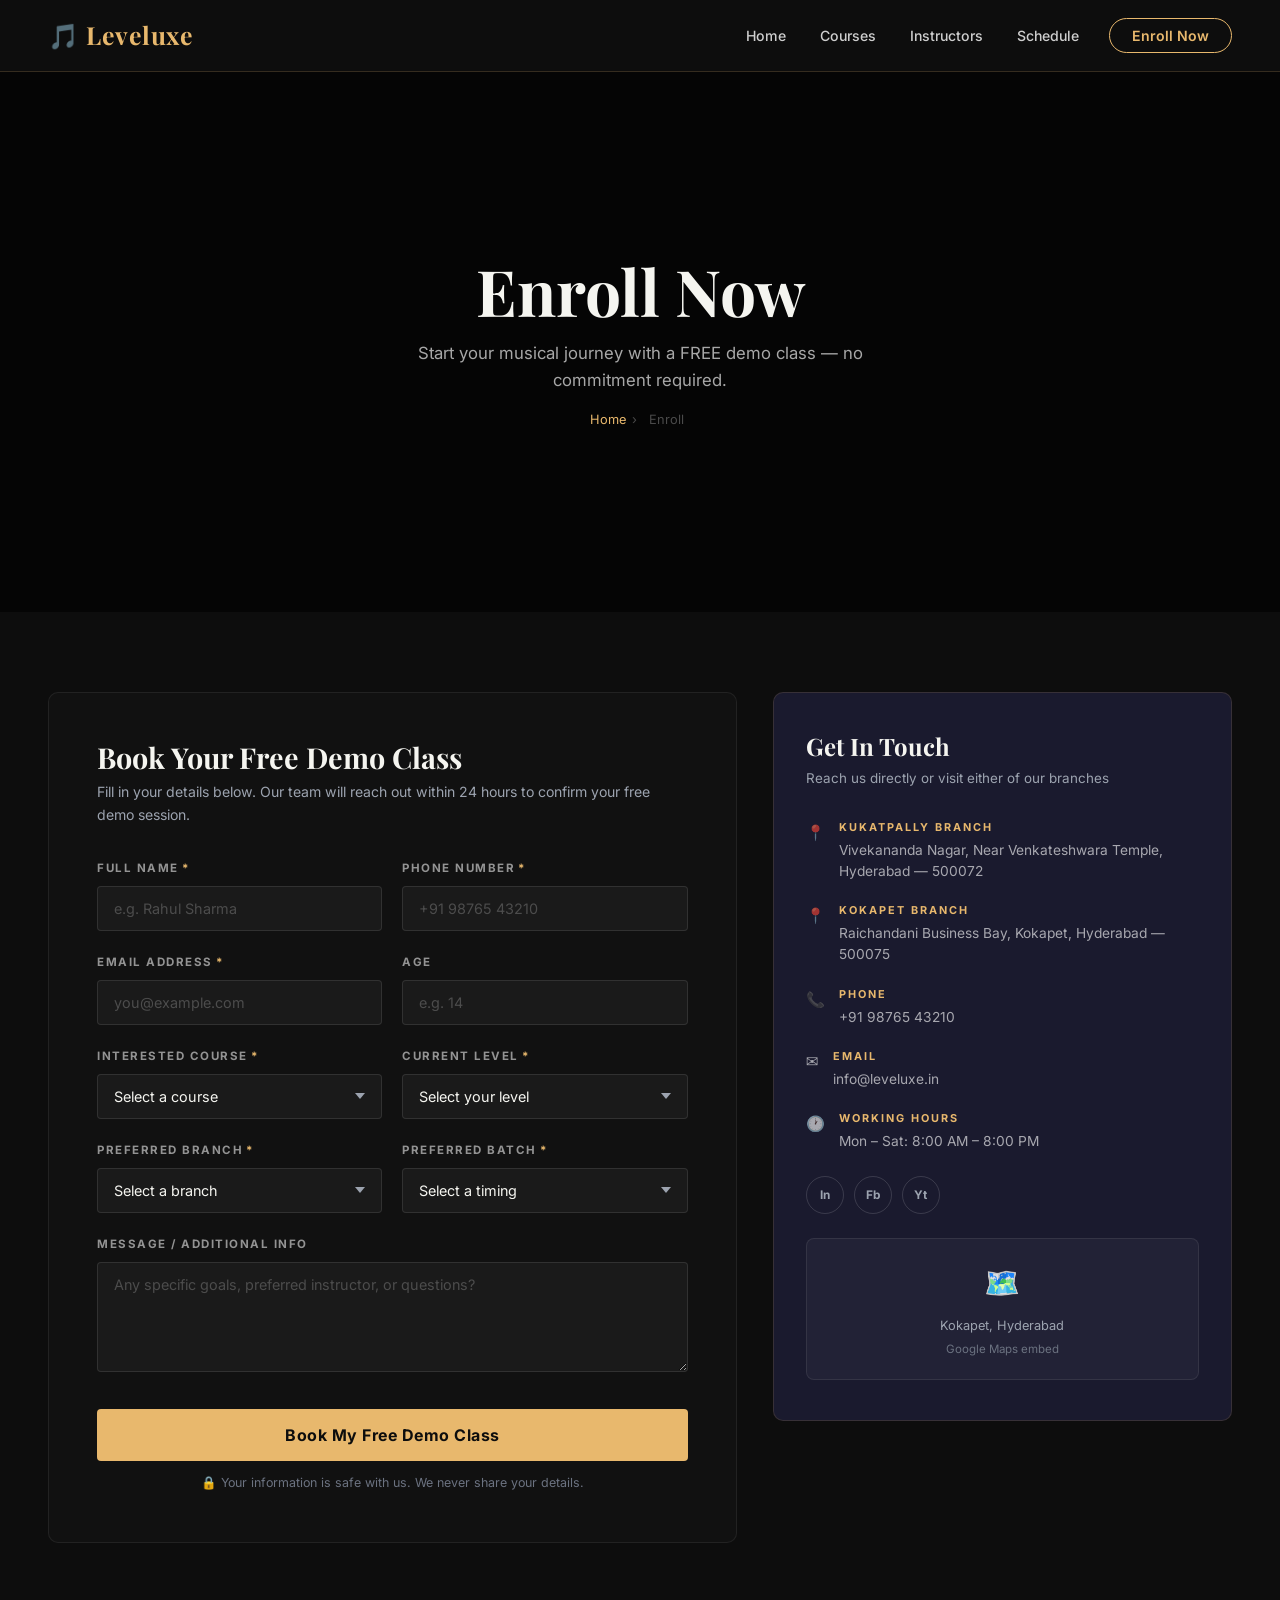
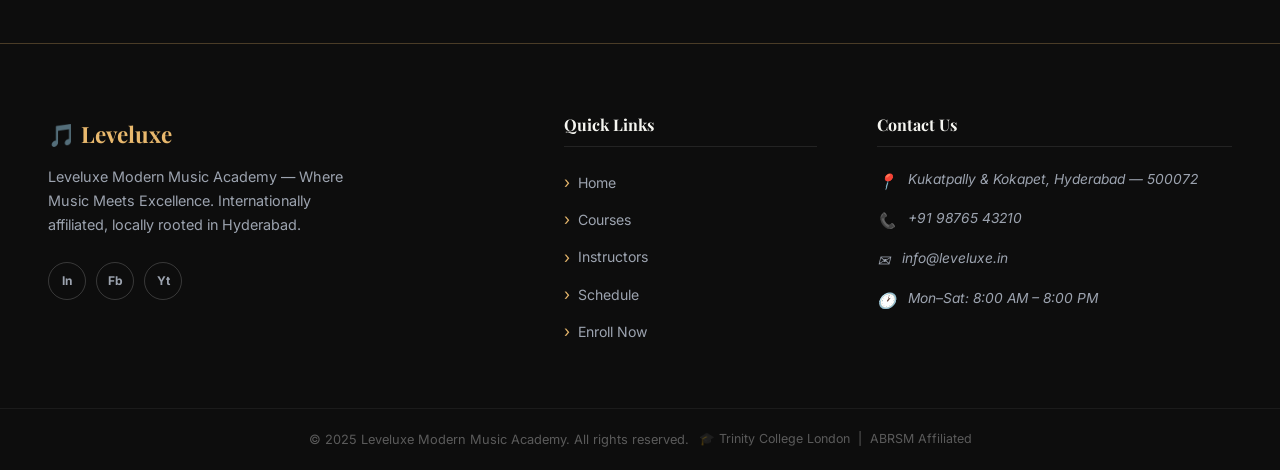
<file: enroll.html>
<!DOCTYPE html>
<html lang="en">
<head>
  <meta charset="UTF-8"/>
  <meta name="viewport" content="width=device-width,initial-scale=1.0"/>
  <meta name="description" content="Enroll at Leveluxe Modern Music Academy in Hyderabad. Get a FREE demo class — no commitment required. Piano, Guitar, Drums, Keyboard & Vocals."/>
  <meta name="keywords" content="enroll music academy Hyderabad, music class admission, free demo class Hyderabad, Leveluxe music enroll"/>
  <title>Enroll Now | Leveluxe Modern Music Academy</title>
  <link rel="stylesheet" href="css/style.css"/>
  <link rel="preconnect" href="https://fonts.googleapis.com"/>
  <link rel="preconnect" href="https://fonts.gstatic.com" crossorigin/>
</head>
<body>

<header>
  <nav class="navbar" aria-label="Main navigation">
    <div class="nav-inner">
      <a href="index.html" class="nav-logo">🎵 Leveluxe</a>
      <ul class="nav-links" role="list">
        <li><a href="index.html">Home</a></li>
        <li><a href="courses.html">Courses</a></li>
        <li><a href="instructors.html">Instructors</a></li>
        <li><a href="schedule.html">Schedule</a></li>
        <li><a href="enroll.html" class="nav-enroll active">Enroll Now</a></li>
      </ul>
      <button class="hamburger" aria-label="Toggle menu" aria-expanded="false"><span></span><span></span><span></span></button>
    </div>
  </nav>
  <nav class="nav-drawer" aria-label="Mobile navigation">
    <a href="index.html">Home</a>
    <a href="courses.html">Courses</a>
    <a href="instructors.html">Instructors</a>
    <a href="schedule.html">Schedule</a>
    <a href="enroll.html" class="nav-enroll active">Enroll Now</a>
  </nav>
</header>

<main>

<section class="page-hero" aria-label="Enroll hero">
  <div class="page-hero-bg" style="background-image:url('https://images.unsplash.com/photo-1474180049657-43c686f16903?w=800&q=80');" role="img" aria-label="Music notes on a vibrant background"></div>
  <div class="page-hero-overlay"></div>
  <div class="page-hero-content">
    <h1>Enroll Now</h1>
    <p>Start your musical journey with a FREE demo class — no commitment required.</p>
    <nav class="breadcrumb" aria-label="Breadcrumb"><a href="index.html">Home</a><span>›</span><span aria-current="page">Enroll</span></nav>
  </div>
</section>

<section class="enroll-section" aria-labelledby="enroll-h">
  <div class="container">
    <div class="enroll-grid">

      <!-- FORM -->
      <div>
        <div class="form-card reveal">
          <h2 id="enroll-h">Book Your Free Demo Class</h2>
          <p class="form-sub">Fill in your details below. Our team will reach out within 24 hours to confirm your free demo session.</p>

          <form id="enroll-form" action="https://formspree.io/f/YOUR_FORM_ID" method="POST" novalidate aria-label="Enrollment form">

            <div class="form-row">
              <div class="form-group">
                <label for="fname">Full Name<span class="req" aria-hidden="true">*</span></label>
                <input type="text" id="fname" name="full_name" class="form-control" placeholder="e.g. Rahul Sharma" required autocomplete="name" aria-required="true"/>
              </div>
              <div class="form-group">
                <label for="fphone">Phone Number<span class="req" aria-hidden="true">*</span></label>
                <input type="tel" id="fphone" name="phone" class="form-control" placeholder="+91 98765 43210" required autocomplete="tel" aria-required="true"/>
              </div>
            </div>

            <div class="form-row">
              <div class="form-group">
                <label for="femail">Email Address<span class="req" aria-hidden="true">*</span></label>
                <input type="email" id="femail" name="email" class="form-control" placeholder="you@example.com" required autocomplete="email" aria-required="true"/>
              </div>
              <div class="form-group">
                <label for="fage">Age</label>
                <input type="number" id="fage" name="age" class="form-control" placeholder="e.g. 14" min="4" max="80"/>
              </div>
            </div>

            <div class="form-row">
              <div class="form-group">
                <label for="fcourse">Interested Course<span class="req" aria-hidden="true">*</span></label>
                <select id="fcourse" name="course" class="form-control" required aria-required="true">
                  <option value="" disabled selected>Select a course</option>
                  <option>Piano</option>
                  <option>Guitar</option>
                  <option>Drums</option>
                  <option>Keyboard</option>
                  <option>Vocals (Western)</option>
                </select>
              </div>
              <div class="form-group">
                <label for="flevel">Current Level<span class="req" aria-hidden="true">*</span></label>
                <select id="flevel" name="level" class="form-control" required aria-required="true">
                  <option value="" disabled selected>Select your level</option>
                  <option>Complete Beginner</option>
                  <option>Some Experience</option>
                  <option>Intermediate</option>
                  <option>Advanced</option>
                </select>
              </div>
            </div>

            <div class="form-row">
              <div class="form-group">
                <label for="fbranch">Preferred Branch<span class="req" aria-hidden="true">*</span></label>
                <select id="fbranch" name="branch" class="form-control" required aria-required="true">
                  <option value="" disabled selected>Select a branch</option>
                  <option>Kukatpally</option>
                  <option>Kokapet</option>
                </select>
              </div>
              <div class="form-group">
                <label for="ftiming">Preferred Batch<span class="req" aria-hidden="true">*</span></label>
                <select id="ftiming" name="timing" class="form-control" required aria-required="true">
                  <option value="" disabled selected>Select a timing</option>
                  <option>Morning 9AM – 12PM</option>
                  <option>Evening 4PM – 7PM</option>
                  <option>Weekend</option>
                </select>
              </div>
            </div>

            <div class="form-group">
              <label for="fmsg">Message / Additional Info</label>
              <textarea id="fmsg" name="message" class="form-control" rows="4" placeholder="Any specific goals, preferred instructor, or questions?"></textarea>
            </div>

            <!-- Honeypot -->
            <input type="text" name="_gotcha" style="display:none;" tabindex="-1" autocomplete="off"/>

            <button type="submit" class="form-submit">Book My Free Demo Class</button>
            <p style="font-size:.78rem;color:var(--muted-2);margin-top:12px;text-align:center;">🔒 Your information is safe with us. We never share your details.</p>
          </form>

          <div id="form-success" class="form-success" role="alert" aria-live="polite">
            <h3>🎉 Request Received!</h3>
            <p>Thank you! We'll call you within 24 hours to confirm your free demo class. 🎵</p>
          </div>
        </div>
      </div>

      <!-- CONTACT CARD -->
      <aside aria-label="Contact information">
        <div class="contact-card reveal">
          <h3>Get In Touch</h3>
          <p class="cc-sub">Reach us directly or visit either of our branches</p>

          <div class="cc-item">
            <span class="ci" aria-hidden="true">📍</span>
            <div>
              <strong>Kukatpally Branch</strong>
              Vivekananda Nagar, Near Venkateshwara Temple, Hyderabad — 500072
            </div>
          </div>

          <div class="cc-item">
            <span class="ci" aria-hidden="true">📍</span>
            <div>
              <strong>Kokapet Branch</strong>
              Raichandani Business Bay, Kokapet, Hyderabad — 500075
            </div>
          </div>

          <div class="cc-item">
            <span class="ci" aria-hidden="true">📞</span>
            <div>
              <strong>Phone</strong>
              <a href="tel:+919876543210">+91 98765 43210</a>
            </div>
          </div>

          <div class="cc-item">
            <span class="ci" aria-hidden="true">✉️</span>
            <div>
              <strong>Email</strong>
              <a href="mailto:info@leveluxe.in">info@leveluxe.in</a>
            </div>
          </div>

          <div class="cc-item">
            <span class="ci" aria-hidden="true">🕐</span>
            <div>
              <strong>Working Hours</strong>
              Mon – Sat: 8:00 AM – 8:00 PM
            </div>
          </div>

          <div class="cc-social" aria-label="Social media">
            <a href="#" aria-label="Instagram">In</a>
            <a href="#" aria-label="Facebook">Fb</a>
            <a href="#" aria-label="YouTube">Yt</a>
          </div>

          <div style="margin-top:24px;background:rgba(255,255,255,.04);border:1px solid rgba(255,255,255,.08);border-radius:8px;padding:20px;text-align:center;">
            <div style="font-size:1.8rem;margin-bottom:8px;">🗺️</div>
            <p style="font-size:.80rem;color:var(--muted);">Kokapet, Hyderabad</p>
            <p style="font-size:.72rem;color:var(--muted-2);margin-top:4px;">Google Maps embed</p>
          </div>
        </div>
      </aside>

    </div>
  </div>
</section>

</main>

<footer class="footer" role="contentinfo">
  <div class="container">
    <div class="footer-grid">
      <div>
        <div class="footer-logo">🎵 Leveluxe</div>
        <p class="footer-tagline">Leveluxe Modern Music Academy — Where Music Meets Excellence. Internationally affiliated, locally rooted in Hyderabad.</p>
        <div class="footer-social">
          <a href="#" class="social-btn" aria-label="Instagram">In</a>
          <a href="#" class="social-btn" aria-label="Facebook">Fb</a>
          <a href="#" class="social-btn" aria-label="YouTube">Yt</a>
        </div>
      </div>
      <nav aria-label="Footer navigation">
        <h4>Quick Links</h4>
        <ul class="footer-links">
          <li><a href="index.html">Home</a></li>
          <li><a href="courses.html">Courses</a></li>
          <li><a href="instructors.html">Instructors</a></li>
          <li><a href="schedule.html">Schedule</a></li>
          <li><a href="enroll.html">Enroll Now</a></li>
        </ul>
      </nav>
      <div>
        <h4>Contact Us</h4>
        <address>
          <div class="footer-ci"><span class="fi">📍</span><span>Kukatpally &amp; Kokapet, Hyderabad — 500072</span></div>
          <div class="footer-ci"><span class="fi">📞</span><a href="tel:+919876543210">+91 98765 43210</a></div>
          <div class="footer-ci"><span class="fi">✉️</span><a href="mailto:info@leveluxe.in">info@leveluxe.in</a></div>
          <div class="footer-ci"><span class="fi">🕐</span><span>Mon–Sat: 8:00 AM – 8:00 PM</span></div>
        </address>
      </div>
    </div>
  </div>
  <div class="footer-bottom">
    <div class="container" style="display:flex;justify-content:space-between;flex-wrap:wrap;gap:10px;">
      <span>© 2025 Leveluxe Modern Music Academy. All rights reserved.</span>
      <span style="font-size:.78rem;">🎓 Trinity College London &nbsp;|&nbsp; ABRSM Affiliated</span>
    </div>
  </div>
</footer>
<script src="js/main.js"></script>
</body>
</html>
</file>
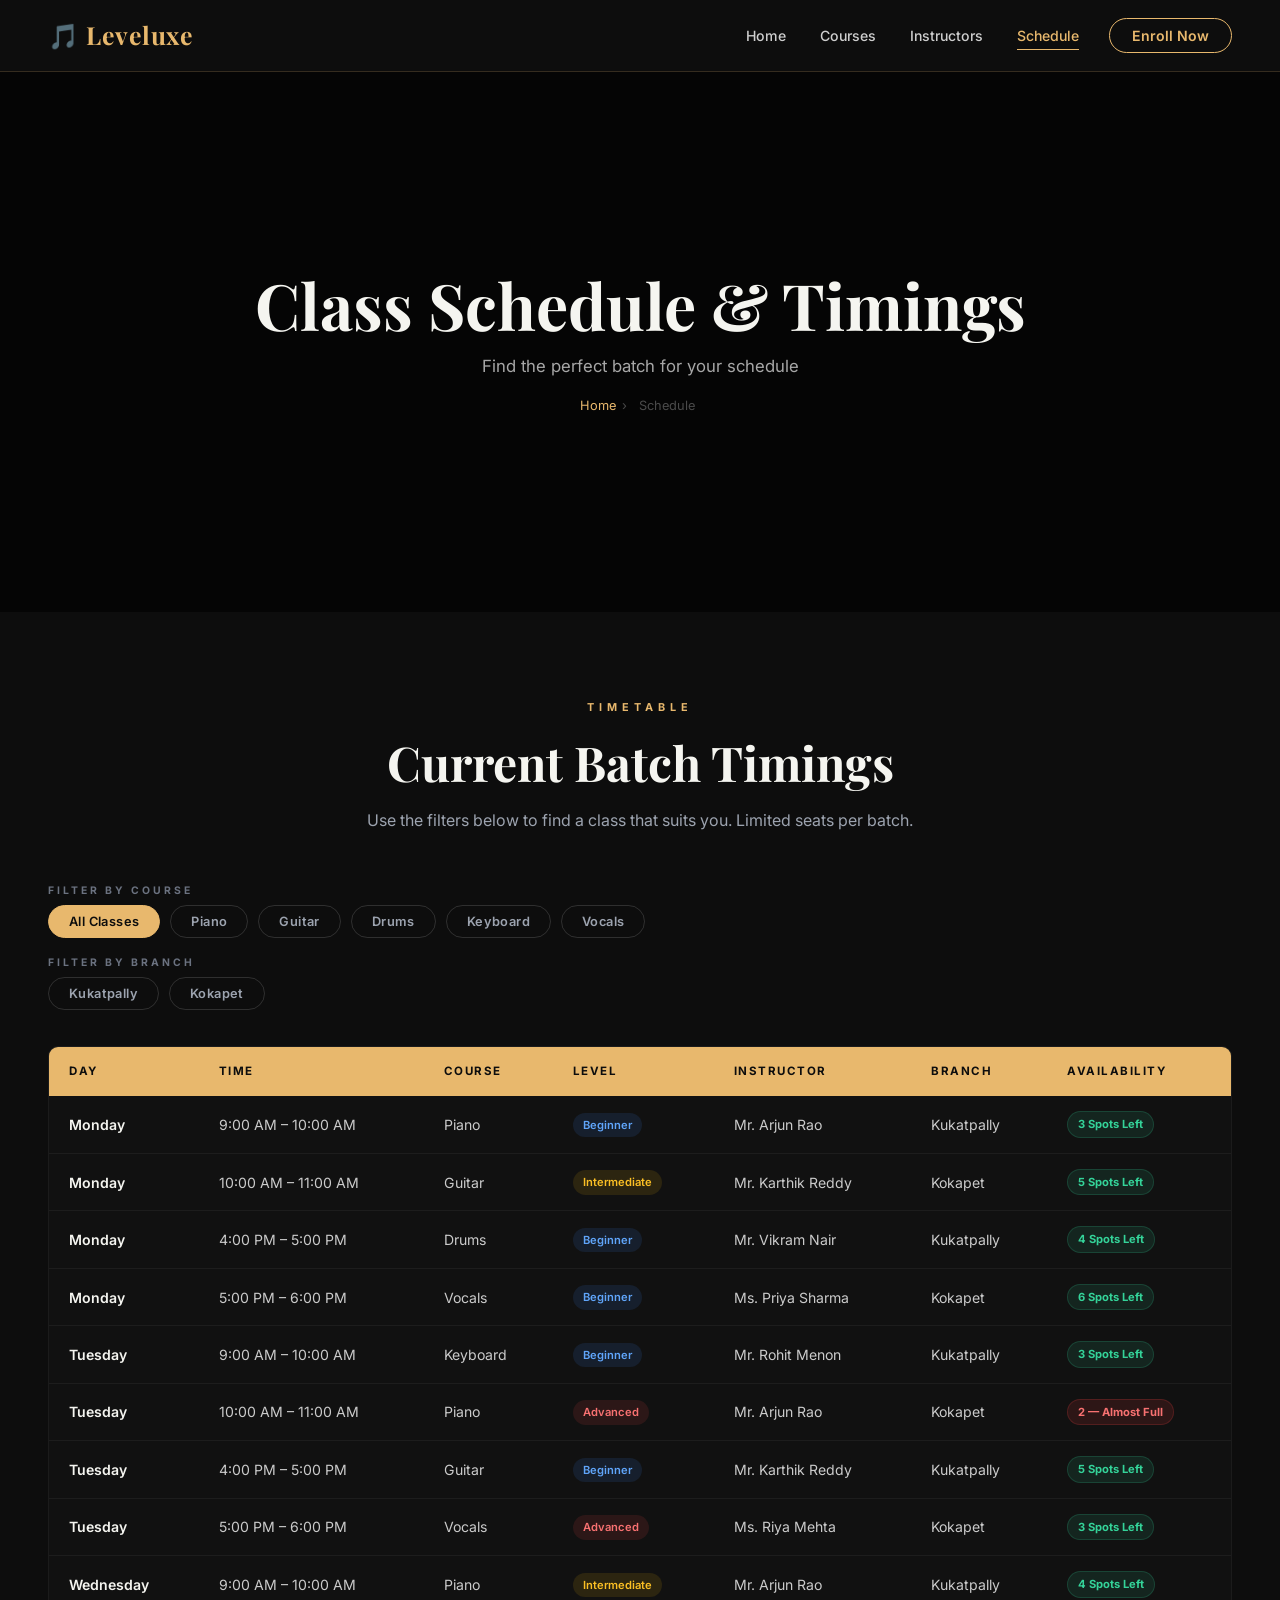
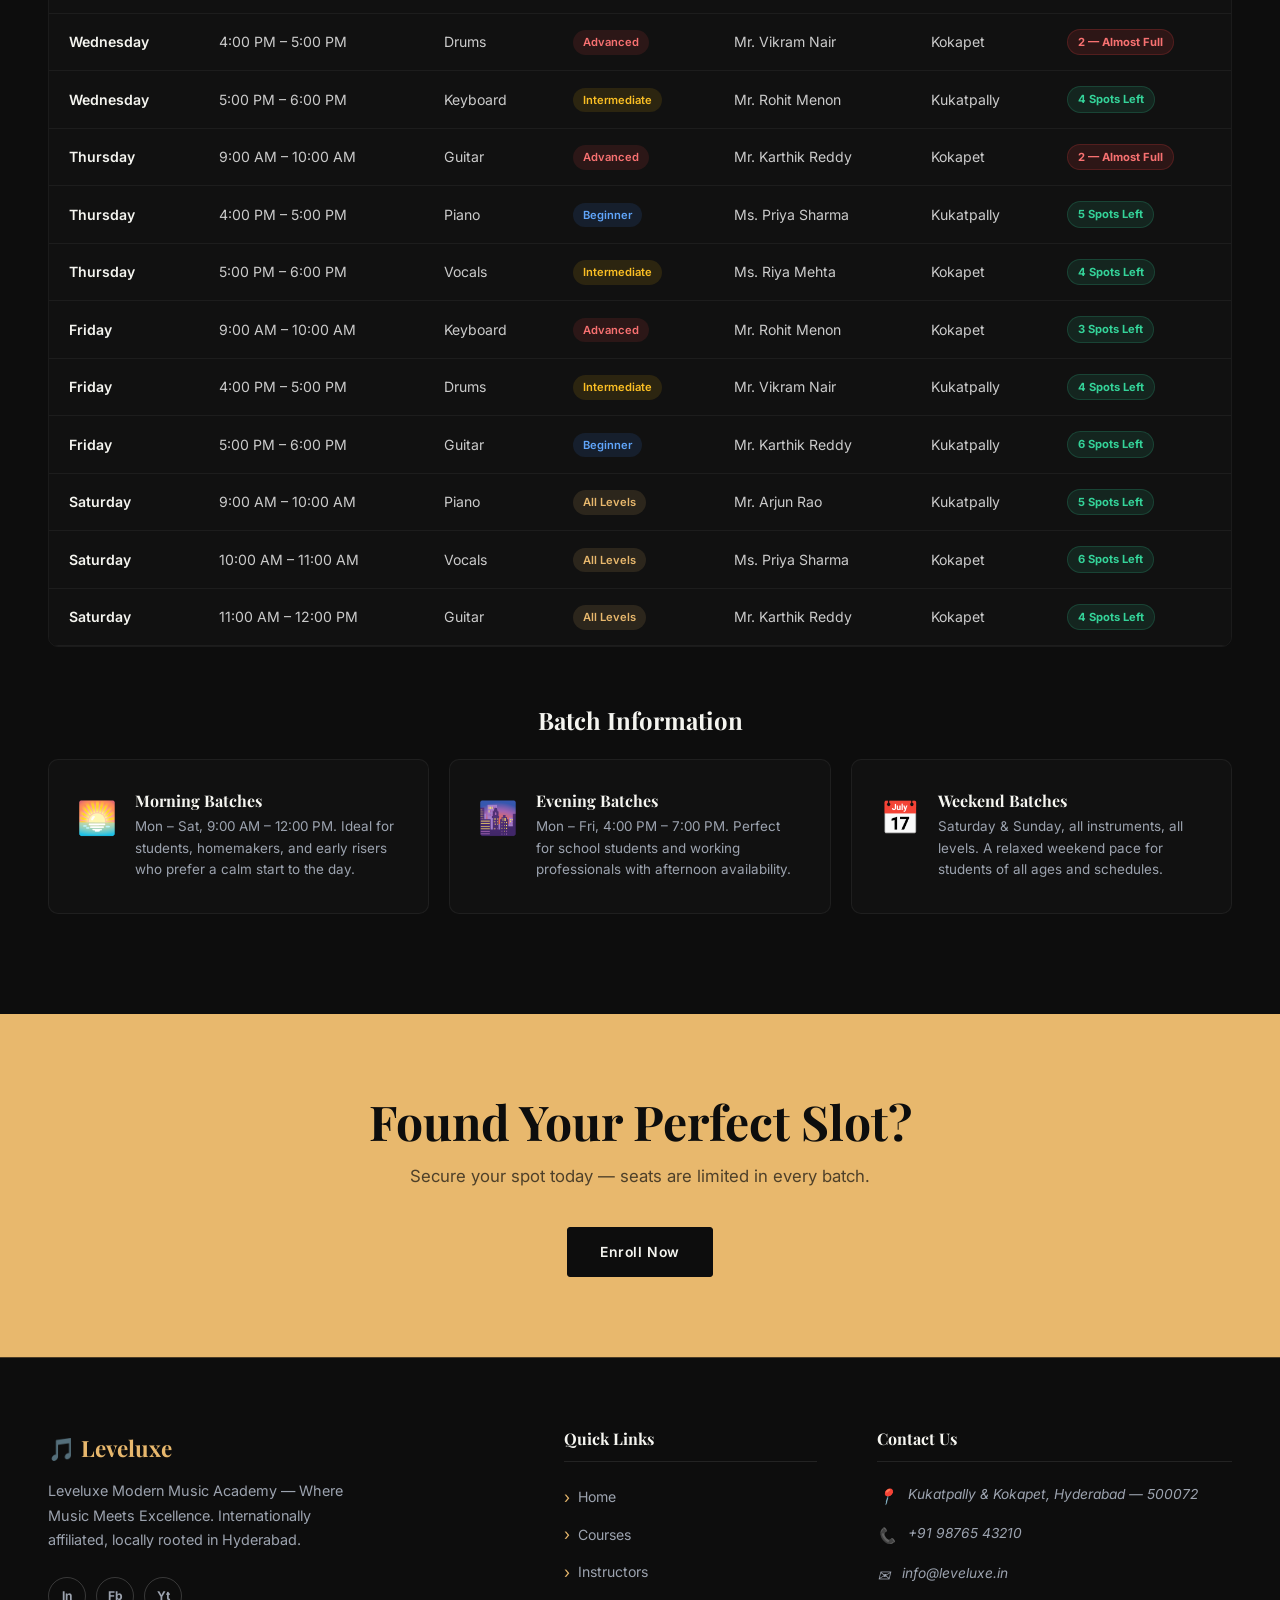
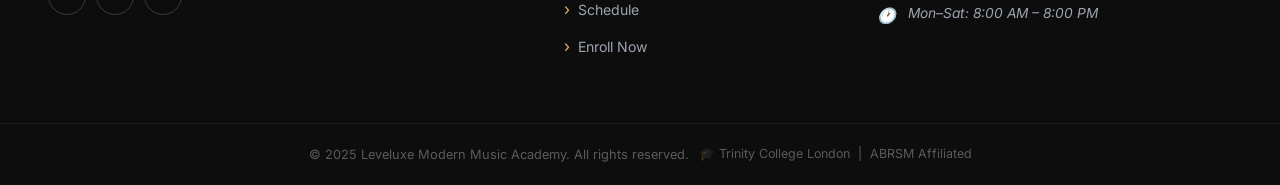
<file: schedule.html>
<!DOCTYPE html>
<html lang="en">
<head>
  <meta charset="UTF-8"/>
  <meta name="viewport" content="width=device-width,initial-scale=1.0"/>
  <meta name="description" content="Class schedule and timings at Leveluxe Modern Music Academy. Morning & evening batches in Kukatpally and Kokapet, Hyderabad."/>
  <meta name="keywords" content="music class schedule Hyderabad, piano batch timing, guitar class Kukatpally, weekend music class Hyderabad"/>
  <title>Schedule | Leveluxe Modern Music Academy</title>
  <link rel="stylesheet" href="css/style.css"/>
  <link rel="preconnect" href="https://fonts.googleapis.com"/>
  <link rel="preconnect" href="https://fonts.gstatic.com" crossorigin/>
</head>
<body>

<header>
  <nav class="navbar" aria-label="Main navigation">
    <div class="nav-inner">
      <a href="index.html" class="nav-logo">🎵 Leveluxe</a>
      <ul class="nav-links" role="list">
        <li><a href="index.html">Home</a></li>
        <li><a href="courses.html">Courses</a></li>
        <li><a href="instructors.html">Instructors</a></li>
        <li><a href="schedule.html" class="active">Schedule</a></li>
        <li><a href="enroll.html" class="nav-enroll">Enroll Now</a></li>
      </ul>
      <button class="hamburger" aria-label="Toggle menu" aria-expanded="false"><span></span><span></span><span></span></button>
    </div>
  </nav>
  <nav class="nav-drawer" aria-label="Mobile navigation">
    <a href="index.html">Home</a>
    <a href="courses.html">Courses</a>
    <a href="instructors.html">Instructors</a>
    <a href="schedule.html" class="active">Schedule</a>
    <a href="enroll.html" class="nav-enroll">Enroll Now</a>
  </nav>
</header>

<main>

<section class="page-hero" aria-label="Schedule hero">
  <div class="page-hero-bg" style="background-image:url('https://images.unsplash.com/photo-1507838153414-b4b713384a76?w=1200&q=80');" role="img" aria-label="Sheet music on a music stand"></div>
  <div class="page-hero-overlay"></div>
  <div class="page-hero-content">
    <h1>Class Schedule &amp; Timings</h1>
    <p>Find the perfect batch for your schedule</p>
    <nav class="breadcrumb" aria-label="Breadcrumb"><a href="index.html">Home</a><span>›</span><span aria-current="page">Schedule</span></nav>
  </div>
</section>

<section class="schedule-section" aria-labelledby="sched-h">
  <div class="container">
    <div class="text-center reveal" style="margin-bottom:48px;">
      <span class="section-label">Timetable</span>
      <h2 class="section-title" id="sched-h">Current Batch Timings</h2>
      <p class="section-subtitle" style="margin:0 auto;">Use the filters below to find a class that suits you. Limited seats per batch.</p>
    </div>

    <!-- Filters -->
    <div role="search" aria-label="Schedule filters">
      <div class="filter-bar">
        <span class="filter-group-label">Filter by Course</span>
        <button class="filter-pill active" data-type="all"    data-value="">All Classes</button>
        <button class="filter-pill" data-type="course" data-value="Piano">Piano</button>
        <button class="filter-pill" data-type="course" data-value="Guitar">Guitar</button>
        <button class="filter-pill" data-type="course" data-value="Drums">Drums</button>
        <button class="filter-pill" data-type="course" data-value="Keyboard">Keyboard</button>
        <button class="filter-pill" data-type="course" data-value="Vocals">Vocals</button>
      </div>
      <div class="filter-bar" style="margin-bottom:0;">
        <span class="filter-group-label">Filter by Branch</span>
        <button class="filter-pill" data-type="branch" data-value="Kukatpally">Kukatpally</button>
        <button class="filter-pill" data-type="branch" data-value="Kokapet">Kokapet</button>
      </div>
    </div>

    <div class="sched-table-wrap">
      <table id="schedule-table" aria-label="Class schedule">
        <thead>
          <tr>
            <th scope="col">Day</th>
            <th scope="col">Time</th>
            <th scope="col">Course</th>
            <th scope="col">Level</th>
            <th scope="col">Instructor</th>
            <th scope="col">Branch</th>
            <th scope="col">Availability</th>
          </tr>
        </thead>
        <tbody>
          <tr data-course="Piano"    data-branch="Kukatpally"><td>Monday</td><td>9:00 AM – 10:00 AM</td><td>Piano</td><td><span class="lpill l-beg">Beginner</span></td><td>Mr. Arjun Rao</td><td>Kukatpally</td><td><span data-spots="3"></span></td></tr>
          <tr data-course="Guitar"   data-branch="Kokapet">   <td>Monday</td><td>10:00 AM – 11:00 AM</td><td>Guitar</td><td><span class="lpill l-int">Intermediate</span></td><td>Mr. Karthik Reddy</td><td>Kokapet</td><td><span data-spots="5"></span></td></tr>
          <tr data-course="Drums"    data-branch="Kukatpally"><td>Monday</td><td>4:00 PM – 5:00 PM</td><td>Drums</td><td><span class="lpill l-beg">Beginner</span></td><td>Mr. Vikram Nair</td><td>Kukatpally</td><td><span data-spots="4"></span></td></tr>
          <tr data-course="Vocals"   data-branch="Kokapet">   <td>Monday</td><td>5:00 PM – 6:00 PM</td><td>Vocals</td><td><span class="lpill l-beg">Beginner</span></td><td>Ms. Priya Sharma</td><td>Kokapet</td><td><span data-spots="6"></span></td></tr>
          <tr data-course="Keyboard" data-branch="Kukatpally"><td>Tuesday</td><td>9:00 AM – 10:00 AM</td><td>Keyboard</td><td><span class="lpill l-beg">Beginner</span></td><td>Mr. Rohit Menon</td><td>Kukatpally</td><td><span data-spots="3"></span></td></tr>
          <tr data-course="Piano"    data-branch="Kokapet">   <td>Tuesday</td><td>10:00 AM – 11:00 AM</td><td>Piano</td><td><span class="lpill l-adv">Advanced</span></td><td>Mr. Arjun Rao</td><td>Kokapet</td><td><span data-spots="2"></span></td></tr>
          <tr data-course="Guitar"   data-branch="Kukatpally"><td>Tuesday</td><td>4:00 PM – 5:00 PM</td><td>Guitar</td><td><span class="lpill l-beg">Beginner</span></td><td>Mr. Karthik Reddy</td><td>Kukatpally</td><td><span data-spots="5"></span></td></tr>
          <tr data-course="Vocals"   data-branch="Kokapet">   <td>Tuesday</td><td>5:00 PM – 6:00 PM</td><td>Vocals</td><td><span class="lpill l-adv">Advanced</span></td><td>Ms. Riya Mehta</td><td>Kokapet</td><td><span data-spots="3"></span></td></tr>
          <tr data-course="Piano"    data-branch="Kukatpally"><td>Wednesday</td><td>9:00 AM – 10:00 AM</td><td>Piano</td><td><span class="lpill l-int">Intermediate</span></td><td>Mr. Arjun Rao</td><td>Kukatpally</td><td><span data-spots="4"></span></td></tr>
          <tr data-course="Drums"    data-branch="Kokapet">   <td>Wednesday</td><td>4:00 PM – 5:00 PM</td><td>Drums</td><td><span class="lpill l-adv">Advanced</span></td><td>Mr. Vikram Nair</td><td>Kokapet</td><td><span data-spots="2"></span></td></tr>
          <tr data-course="Keyboard" data-branch="Kukatpally"><td>Wednesday</td><td>5:00 PM – 6:00 PM</td><td>Keyboard</td><td><span class="lpill l-int">Intermediate</span></td><td>Mr. Rohit Menon</td><td>Kukatpally</td><td><span data-spots="4"></span></td></tr>
          <tr data-course="Guitar"   data-branch="Kokapet">   <td>Thursday</td><td>9:00 AM – 10:00 AM</td><td>Guitar</td><td><span class="lpill l-adv">Advanced</span></td><td>Mr. Karthik Reddy</td><td>Kokapet</td><td><span data-spots="2"></span></td></tr>
          <tr data-course="Piano"    data-branch="Kukatpally"><td>Thursday</td><td>4:00 PM – 5:00 PM</td><td>Piano</td><td><span class="lpill l-beg">Beginner</span></td><td>Ms. Priya Sharma</td><td>Kukatpally</td><td><span data-spots="5"></span></td></tr>
          <tr data-course="Vocals"   data-branch="Kokapet">   <td>Thursday</td><td>5:00 PM – 6:00 PM</td><td>Vocals</td><td><span class="lpill l-int">Intermediate</span></td><td>Ms. Riya Mehta</td><td>Kokapet</td><td><span data-spots="4"></span></td></tr>
          <tr data-course="Keyboard" data-branch="Kokapet">   <td>Friday</td><td>9:00 AM – 10:00 AM</td><td>Keyboard</td><td><span class="lpill l-adv">Advanced</span></td><td>Mr. Rohit Menon</td><td>Kokapet</td><td><span data-spots="3"></span></td></tr>
          <tr data-course="Drums"    data-branch="Kukatpally"><td>Friday</td><td>4:00 PM – 5:00 PM</td><td>Drums</td><td><span class="lpill l-int">Intermediate</span></td><td>Mr. Vikram Nair</td><td>Kukatpally</td><td><span data-spots="4"></span></td></tr>
          <tr data-course="Guitar"   data-branch="Kukatpally"><td>Friday</td><td>5:00 PM – 6:00 PM</td><td>Guitar</td><td><span class="lpill l-beg">Beginner</span></td><td>Mr. Karthik Reddy</td><td>Kukatpally</td><td><span data-spots="6"></span></td></tr>
          <tr data-course="Piano"    data-branch="Kukatpally"><td>Saturday</td><td>9:00 AM – 10:00 AM</td><td>Piano</td><td><span class="lpill l-all">All Levels</span></td><td>Mr. Arjun Rao</td><td>Kukatpally</td><td><span data-spots="5"></span></td></tr>
          <tr data-course="Vocals"   data-branch="Kokapet">   <td>Saturday</td><td>10:00 AM – 11:00 AM</td><td>Vocals</td><td><span class="lpill l-all">All Levels</span></td><td>Ms. Priya Sharma</td><td>Kokapet</td><td><span data-spots="6"></span></td></tr>
          <tr data-course="Guitar"   data-branch="Kokapet">   <td>Saturday</td><td>11:00 AM – 12:00 PM</td><td>Guitar</td><td><span class="lpill l-all">All Levels</span></td><td>Mr. Karthik Reddy</td><td>Kokapet</td><td><span data-spots="4"></span></td></tr>
          <tr id="no-results" style="display:none;">
            <td colspan="7" style="text-align:center;padding:36px;color:var(--muted);font-style:italic;">No classes match your filter. Try a different combination.</td>
          </tr>
        </tbody>
      </table>
    </div>

    <h3 style="font-family:var(--font-h);color:var(--white);font-size:1.5rem;margin-bottom:24px;text-align:center;">Batch Information</h3>
    <div class="batch-cards">
      <div class="batch-card reveal">
        <span class="batch-icon" aria-hidden="true">🌅</span>
        <div>
          <h3>Morning Batches</h3>
          <p>Mon – Sat, 9:00 AM – 12:00 PM. Ideal for students, homemakers, and early risers who prefer a calm start to the day.</p>
        </div>
      </div>
      <div class="batch-card reveal">
        <span class="batch-icon" aria-hidden="true">🌆</span>
        <div>
          <h3>Evening Batches</h3>
          <p>Mon – Fri, 4:00 PM – 7:00 PM. Perfect for school students and working professionals with afternoon availability.</p>
        </div>
      </div>
      <div class="batch-card reveal">
        <span class="batch-icon" aria-hidden="true">📅</span>
        <div>
          <h3>Weekend Batches</h3>
          <p>Saturday &amp; Sunday, all instruments, all levels. A relaxed weekend pace for students of all ages and schedules.</p>
        </div>
      </div>
    </div>
  </div>
</section>

<section class="cta-banner">
  <div class="container">
    <h2>Found Your Perfect Slot?</h2>
    <p>Secure your spot today — seats are limited in every batch.</p>
    <a href="enroll.html" class="btn btn-dark">Enroll Now</a>
  </div>
</section>

</main>

<footer class="footer" role="contentinfo">
  <div class="container">
    <div class="footer-grid">
      <div>
        <div class="footer-logo">🎵 Leveluxe</div>
        <p class="footer-tagline">Leveluxe Modern Music Academy — Where Music Meets Excellence. Internationally affiliated, locally rooted in Hyderabad.</p>
        <div class="footer-social">
          <a href="#" class="social-btn" aria-label="Instagram">In</a>
          <a href="#" class="social-btn" aria-label="Facebook">Fb</a>
          <a href="#" class="social-btn" aria-label="YouTube">Yt</a>
        </div>
      </div>
      <nav aria-label="Footer navigation">
        <h4>Quick Links</h4>
        <ul class="footer-links">
          <li><a href="index.html">Home</a></li>
          <li><a href="courses.html">Courses</a></li>
          <li><a href="instructors.html">Instructors</a></li>
          <li><a href="schedule.html">Schedule</a></li>
          <li><a href="enroll.html">Enroll Now</a></li>
        </ul>
      </nav>
      <div>
        <h4>Contact Us</h4>
        <address>
          <div class="footer-ci"><span class="fi">📍</span><span>Kukatpally &amp; Kokapet, Hyderabad — 500072</span></div>
          <div class="footer-ci"><span class="fi">📞</span><a href="tel:+919876543210">+91 98765 43210</a></div>
          <div class="footer-ci"><span class="fi">✉️</span><a href="mailto:info@leveluxe.in">info@leveluxe.in</a></div>
          <div class="footer-ci"><span class="fi">🕐</span><span>Mon–Sat: 8:00 AM – 8:00 PM</span></div>
        </address>
      </div>
    </div>
  </div>
  <div class="footer-bottom">
    <div class="container" style="display:flex;justify-content:space-between;flex-wrap:wrap;gap:10px;">
      <span>© 2025 Leveluxe Modern Music Academy. All rights reserved.</span>
      <span style="font-size:.78rem;">🎓 Trinity College London &nbsp;|&nbsp; ABRSM Affiliated</span>
    </div>
  </div>
</footer>
<script src="js/main.js"></script>
</body>
</html>
</file>
<file: css/style.css>
@import url('https://fonts.googleapis.com/css2?family=Playfair+Display:ital,wght@0,400;0,600;0,700;1,400&family=Inter:wght@300;400;500;600;700&display=swap');

:root {
  --bg:          #0d0d0d;
  --bg-2:        #111827;
  --bg-alt:      #111111;
  --bg-card:     #1a1a2e;
  --accent:      #e8b86d;
  --accent-dark: #c9963d;
  --white:       #f5f5f0;
  --muted:       #9ca3af;
  --muted-2:     #6b7280;
  --border:      rgba(232,184,109,0.18);
  --border-sub:  rgba(255,255,255,0.07);
  --shadow:      0 8px 40px rgba(0,0,0,0.55);
  --shadow-h:    0 24px 64px rgba(0,0,0,0.70);
  --radius:      10px;
  --radius-sm:   6px;
  --trans:       all 0.3s ease;
  --font-h:      'Playfair Display', Georgia, serif;
  --font-b:      'Inter', system-ui, sans-serif;
  --nav-h:       72px;
}

*,*::before,*::after { box-sizing: border-box; margin: 0; padding: 0; }
html { scroll-behavior: smooth; font-size: 16px; scroll-padding-top: var(--nav-h); }
body { font-family: var(--font-b); background: var(--bg); color: var(--white); line-height: 1.65; overflow-x: hidden; }
img  { max-width: 100%; display: block; }
a    { text-decoration: none; color: inherit; }
ul   { list-style: none; }
button { cursor: pointer; font-family: var(--font-b); }
h1,h2,h3,h4,h5 { font-family: var(--font-h); line-height: 1.15; }

/* ── Utilities ── */
.container { max-width: 1280px; margin: 0 auto; padding: 0 48px; }
.text-center { text-align: center; }

.section-label {
  display: inline-block;
  font-size: 0.68rem;
  font-weight: 700;
  letter-spacing: 5px;
  text-transform: uppercase;
  color: var(--accent);
  margin-bottom: 18px;
}

.section-title {
  font-size: clamp(1.9rem, 4vw, 3rem);
  color: var(--white);
  margin-bottom: 16px;
}

.section-subtitle {
  font-size: 1rem;
  color: var(--muted);
  line-height: 1.75;
  max-width: 620px;
}

/* ── Buttons ── */
.btn {
  display: inline-flex;
  align-items: center;
  gap: 8px;
  padding: 13px 32px;
  border-radius: 3px;
  font-size: 0.87rem;
  font-weight: 600;
  letter-spacing: 0.6px;
  border: 1.5px solid transparent;
  transition: var(--trans);
}
.btn-gold  { background: var(--accent); color: #0d0d0d; border-color: var(--accent); }
.btn-gold:hover { background: var(--accent-dark); border-color: var(--accent-dark); transform: translateY(-2px); box-shadow: 0 6px 20px rgba(232,184,109,.28); }
.btn-outline-white { background: transparent; color: var(--white); border-color: rgba(255,255,255,.4); }
.btn-outline-white:hover { border-color: var(--white); background: rgba(255,255,255,.07); transform: translateY(-2px); }
.btn-outline-gold  { background: transparent; color: var(--accent); border-color: var(--accent); }
.btn-outline-gold:hover  { background: var(--accent); color: #0d0d0d; transform: translateY(-2px); }
.btn-dark { background: #0d0d0d; color: var(--white); border-color: #0d0d0d; }
.btn-dark:hover { background: #111; transform: translateY(-2px); }

/* =========================================================
   NAVBAR
   ========================================================= */
.navbar {
  position: fixed; top: 0; left: 0; right: 0; z-index: 1000;
  height: var(--nav-h); display: flex; align-items: center;
  background: var(--bg);
  border-bottom: 1px solid rgba(232,184,109,.18);
  transition: background .4s ease, border-bottom .4s ease, box-shadow .4s ease;
}
.navbar.scrolled {
  background: #0d0d0d;
  border-bottom: 1px solid rgba(232,184,109,.35);
  box-shadow: 0 4px 32px rgba(0,0,0,.65);
}
.nav-inner {
  width: 100%; max-width: 1280px; margin: 0 auto; padding: 0 48px;
  display: flex; align-items: center; justify-content: space-between;
}
.nav-logo {
  font-family: var(--font-h); font-size: 1.55rem; font-weight: 700;
  color: var(--accent); display: flex; align-items: center; gap: 10px; letter-spacing: .5px;
}
.nav-links { display: flex; align-items: center; gap: 6px; }
.nav-links a {
  color: rgba(255,255,255,.80); font-size: .88rem; font-weight: 500;
  padding: 6px 14px; position: relative; transition: color .25s ease;
}
.nav-links a::after {
  content: ''; position: absolute; bottom: 0; left: 14px; right: 14px;
  height: 1.5px; background: var(--accent);
  transform: scaleX(0); transform-origin: center; transition: transform .25s ease;
}
.nav-links a:hover,
.nav-links a.active { color: var(--accent); }
.nav-links a.active::after,
.nav-links a:hover::after { transform: scaleX(1); }
.nav-enroll {
  color: var(--accent) !important;
  border: 1.5px solid var(--accent) !important;
  border-radius: 50px !important;
  padding: 8px 22px !important;
  margin-left: 10px;
  font-weight: 600 !important;
  transition: var(--trans) !important;
}
.nav-enroll::after { display: none !important; }
.nav-enroll:hover  { background: var(--accent) !important; color: #0d0d0d !important; }

.hamburger { display: none; flex-direction: column; gap: 5px; padding: 6px; background: none; border: none; }
.hamburger span { display: block; width: 24px; height: 2px; background: var(--white); border-radius: 1px; transition: var(--trans); }
.hamburger.open span:nth-child(1) { transform: translateY(7px) rotate(45deg); }
.hamburger.open span:nth-child(2) { opacity: 0; }
.hamburger.open span:nth-child(3) { transform: translateY(-7px) rotate(-45deg); }

.nav-drawer {
  display: none; flex-direction: column;
  position: fixed; top: var(--nav-h); left: 0; right: 0;
  background: #0d0d0d; padding: 20px 48px 32px; z-index: 999;
  border-top: 1px solid rgba(232,184,109,.20);
  border-bottom: 1px solid rgba(232,184,109,.12);
}
.nav-drawer.open { display: flex; }
.nav-drawer a { color: rgba(255,255,255,.78); font-size: 1rem; font-weight: 500; padding: 13px 0; border-bottom: 1px solid rgba(255,255,255,.06); transition: color .2s; }
.nav-drawer a:last-child { border-bottom: none; }
.nav-drawer a:hover, .nav-drawer a.active { color: var(--accent); }
.nav-drawer .nav-enroll { border: 1.5px solid var(--accent) !important; border-radius: 4px !important; padding: 12px 0 !important; text-align: center; margin-top: 10px; }

/* =========================================================
   FOOTER
   ========================================================= */
.footer { background: #0d0d0d; border-top: 1px solid rgba(232,184,109,.28); padding: 72px 0 0; }
.footer-grid { display: grid; grid-template-columns: 1.8fr 1fr 1.4fr; gap: 60px; margin-bottom: 52px; }
.footer-logo { font-family: var(--font-h); font-size: 1.4rem; font-weight: 700; color: var(--accent); display: flex; align-items: center; gap: 10px; margin-bottom: 12px; }
.footer-tagline { font-size: .90rem; color: var(--muted); line-height: 1.7; margin-bottom: 24px; max-width: 300px; }
.footer-social { display: flex; gap: 10px; }
.social-btn { width: 38px; height: 38px; border-radius: 50%; border: 1px solid rgba(255,255,255,.18); display: flex; align-items: center; justify-content: center; color: var(--muted); font-size: .75rem; font-weight: 700; transition: var(--trans); }
.social-btn:hover { border-color: var(--accent); color: var(--accent); background: rgba(232,184,109,.08); }
.footer h4 { font-family: var(--font-h); font-size: 1rem; color: var(--white); margin-bottom: 22px; padding-bottom: 12px; border-bottom: 1px solid rgba(255,255,255,.09); }
.footer-links li { margin-bottom: 11px; }
.footer-links a { color: var(--muted); font-size: .88rem; display: flex; align-items: center; gap: 8px; transition: color .2s; }
.footer-links a::before { content: '›'; color: var(--accent); font-size: 1rem; }
.footer-links a:hover { color: var(--accent); }
.footer-ci { display: flex; align-items: flex-start; gap: 12px; margin-bottom: 15px; font-size: .86rem; color: var(--muted); line-height: 1.55; }
.footer-ci .fi { flex-shrink: 0; font-size: .95rem; margin-top: 1px; }
.footer-ci a { color: var(--muted); transition: color .2s; }
.footer-ci a:hover { color: var(--accent); }
.footer-bottom { border-top: 1px solid rgba(255,255,255,.06); padding: 20px 0; display: flex; align-items: center; justify-content: space-between; flex-wrap: wrap; gap: 10px; font-size: .80rem; color: rgba(255,255,255,.32); }

/* =========================================================
   HOME HERO — split layout (IAM-inspired)
   ========================================================= */
.home-hero {
  min-height: 100vh;
  display: grid;
  grid-template-columns: 1fr 1fr;
  background: var(--bg);
  padding-top: var(--nav-h);
  overflow: hidden;
}
.home-hero-left {
  display: flex;
  flex-direction: column;
  justify-content: center;
  padding: 80px 56px 80px 80px;
}
.hero-eyebrow {
  display: inline-block;
  font-size: .68rem;
  font-weight: 700;
  letter-spacing: 5px;
  text-transform: uppercase;
  color: var(--accent);
  margin-bottom: 22px;
}
.hero-brand {
  font-family: var(--font-h);
  font-size: clamp(3.2rem, 6.5vw, 6.2rem);
  font-weight: 700;
  line-height: 1.02;
  color: var(--white);
  letter-spacing: -1px;
  margin-bottom: 28px;
}
.home-hero-sub {
  font-size: clamp(.92rem, 1.3vw, 1.02rem);
  color: rgba(255,255,255,.65);
  max-width: 440px;
  margin-bottom: 44px;
  line-height: 1.80;
}
.hero-btns { display: flex; gap: 14px; flex-wrap: wrap; }
.btn-hero-primary {
  background: var(--white);
  color: #0d0d0d;
  border: none;
  border-radius: 50px;
  padding: 14px 32px;
  font-weight: 700;
  font-size: .90rem;
  transition: var(--trans);
}
.btn-hero-primary:hover { background: var(--accent); color: #0d0d0d; transform: translateY(-2px); box-shadow: 0 6px 20px rgba(232,184,109,.30); }
.btn-hero-secondary {
  background: transparent;
  color: var(--white);
  border: 1.5px solid rgba(255,255,255,.35);
  border-radius: 50px;
  padding: 14px 32px;
  font-weight: 600;
  font-size: .90rem;
  transition: var(--trans);
}
.btn-hero-secondary:hover { border-color: var(--white); background: rgba(255,255,255,.07); transform: translateY(-2px); }
.home-hero-right {
  position: relative;
  overflow: hidden;
  min-height: calc(100vh - var(--nav-h));
}
.home-hero-right img {
  width: 100%;
  height: 100%;
  object-fit: cover;
  object-position: center top;
  display: block;
  filter: brightness(.88) contrast(1.05);
}

/* Hero tagline section (below marquee) */
.hero-tagline-section {
  background: var(--bg);
  padding: 88px 0 96px;
  border-bottom: 1px solid rgba(255,255,255,.05);
}
.hero-tagline-text {
  font-family: var(--font-h);
  font-size: clamp(1.8rem, 4vw, 3.4rem);
  color: var(--white);
  text-align: center;
  line-height: 1.38;
  font-weight: 400;
  letter-spacing: -.3px;
}
.hero-tagline-text em {
  color: var(--accent);
  font-style: italic;
}

/* =========================================================
   MARQUEE
   ========================================================= */
.marquee-section { background: #111; border-top: 1px solid rgba(232,184,109,.12); border-bottom: 1px solid rgba(232,184,109,.12); padding: 16px 0; overflow: hidden; }
.marquee-track { display: flex; width: max-content; animation: marqueeScroll 32s linear infinite; }
.marquee-section:hover .marquee-track { animation-play-state: paused; }
.marquee-item { font-family: var(--font-h); font-size: .95rem; font-style: italic; color: var(--accent); letter-spacing: 1px; white-space: nowrap; padding: 0 36px; }
.marquee-sep { color: var(--accent-dark); opacity: .6; font-size: 1.1rem; align-self: center; flex-shrink: 0; }
@keyframes marqueeScroll { from { transform: translateX(0); } to { transform: translateX(-50%); } }

/* =========================================================
   ABOUT SECTION
   ========================================================= */
.about-section { display: grid; grid-template-columns: 1fr 1fr; min-height: 80vh; }
.about-text-panel { background: var(--bg-2); display: flex; flex-direction: column; justify-content: center; padding: 80px 72px; }
.about-heading { font-size: clamp(2rem, 4vw, 3.2rem); line-height: 1.18; color: var(--white); margin-bottom: 28px; }
.about-body { font-size: 1rem; color: var(--muted); line-height: 1.8; margin-bottom: 32px; }
.about-rule { width: 56px; height: 2px; background: var(--accent); margin-bottom: 36px; }
.about-stats { display: grid; grid-template-columns: repeat(4,1fr); gap: 20px; }
.about-stat .num { display: block; font-family: var(--font-h); font-size: 2rem; font-weight: 700; color: var(--accent); line-height: 1; margin-bottom: 5px; }
.about-stat .lbl { font-size: .75rem; color: var(--muted); text-transform: uppercase; letter-spacing: 1px; }
.about-img-panel { display: flex; flex-direction: column; gap: 18px; padding: 28px; overflow: hidden; background: var(--bg-2); }
.about-img-panel img { position: static; inset: auto; }
.about-img-main { flex: 1; min-height: 0; overflow: hidden; border-radius: 8px; }
.about-img-main img { width: 100%; height: 100%; object-fit: cover; display: block; border-radius: 8px; }
.about-img-child-outer { flex-shrink: 0; border-radius: 12px; border: 2px solid var(--accent); overflow: hidden; box-shadow: 0 8px 28px rgba(232,184,109,.18); }
.about-img-child-outer img { width: 100%; height: 210px; object-fit: cover; display: block; }
.about-img-caption { font-size: .78rem; color: var(--accent); text-align: center; padding: 9px 12px; background: rgba(232,184,109,.07); font-style: italic; letter-spacing: .4px; }

/* =========================================================
   COURSES INTRO
   ========================================================= */
.courses-intro { padding: 100px 0 56px; background: var(--bg); text-align: center; }
.courses-intro .section-subtitle { margin: 0 auto; }

/* =========================================================
   COURSE BLOCKS (HOME + COURSES PAGE)
   ========================================================= */
.course-block { display: grid; grid-template-columns: 1fr 1fr; min-height: 88vh; }
.course-text-panel { background: var(--bg); display: flex; flex-direction: column; justify-content: center; padding: 80px 80px; }
.course-num { font-size: .62rem; font-weight: 700; letter-spacing: 4px; text-transform: uppercase; color: var(--accent); margin-bottom: 14px; display: block; }
.course-block h2 { font-size: clamp(2.8rem, 5vw, 4.5rem); line-height: 1.05; color: var(--white); margin-bottom: 20px; }
.course-block .course-desc { font-size: 1rem; color: var(--muted); line-height: 1.8; margin-bottom: 36px; max-width: 480px; }
.course-btns { display: flex; gap: 14px; flex-wrap: wrap; }
.course-img-panel { position: relative; overflow: hidden; }
.course-img-panel img { position: absolute; inset: 0; width: 100%; height: 100%; object-fit: cover; transition: transform .7s ease; }
.course-img-panel .cip-ov { position: absolute; inset: 0; background: rgba(0,0,0,.28); transition: background .4s ease; z-index: 1; }
.course-block:hover .course-img-panel img { transform: scale(1.04); }
.course-block:hover .course-img-panel .cip-ov { background: rgba(0,0,0,.15); }
.course-block + .course-block { border-top: 1px solid rgba(255,255,255,.05); }

/* ── Courses page extras ── */
.course-detail-tabs { display: flex; gap: 0; margin-bottom: 22px; border: 1px solid rgba(255,255,255,.11); border-radius: 3px; overflow: hidden; width: fit-content; }
.level-tab { padding: 9px 22px; font-size: .80rem; font-weight: 600; letter-spacing: .5px; border: none; background: transparent; color: var(--muted); cursor: pointer; transition: var(--trans); }
.level-tab:not(:last-child) { border-right: 1px solid rgba(255,255,255,.11); }
.level-tab.active { background: var(--accent); color: #0d0d0d; }
.level-tab:hover:not(.active) { background: rgba(255,255,255,.05); color: var(--white); }
.level-panel { display: none; gap: 24px; flex-wrap: wrap; margin-bottom: 22px; align-items: center; }
.level-panel.active { display: flex; }
.level-detail { display: flex; align-items: center; gap: 7px; font-size: .86rem; color: rgba(255,255,255,.65); }
.level-detail .val { font-weight: 700; color: var(--accent); }
.learn-lbl { font-size: .62rem; font-weight: 700; letter-spacing: 3px; text-transform: uppercase; color: var(--muted-2); margin-bottom: 12px; display: block; }
.learn-list { display: grid; grid-template-columns: 1fr 1fr; gap: 8px 24px; margin-bottom: 30px; }
.learn-list li { display: flex; align-items: flex-start; gap: 10px; font-size: .86rem; color: rgba(255,255,255,.65); line-height: 1.45; }
.learn-list li::before { content: '—'; color: var(--accent); flex-shrink: 0; }

/* ── Course pill CTA buttons ── */
.btn-demo-pill {
  display: inline-flex; align-items: center; gap: 8px;
  background: var(--accent); color: #0d0d0d;
  border: none; border-radius: 50px;
  padding: 13px 30px; font-size: .88rem; font-weight: 700;
  font-family: var(--font-b); cursor: pointer; transition: var(--trans);
  text-decoration: none;
}
.btn-demo-pill:hover { background: var(--accent-dark); transform: translateY(-2px); box-shadow: 0 6px 20px rgba(232,184,109,.30); }
.btn-knowmore-pill {
  display: inline-flex; align-items: center; gap: 8px;
  background: transparent; color: var(--accent);
  border: 1.5px solid var(--accent); border-radius: 50px;
  padding: 12px 28px; font-size: .88rem; font-weight: 600;
  font-family: var(--font-b); cursor: pointer; transition: var(--trans);
}
.btn-knowmore-pill:hover { background: rgba(232,184,109,.10); transform: translateY(-2px); }
.btn-knowmore-pill.open { background: rgba(232,184,109,.12); }

/* =========================================================
   COURSE EXPAND PANEL (Know More)
   ========================================================= */
.course-expand-panel {
  max-height: 0;
  overflow: hidden;
  transition: max-height 0.45s ease;
  background: #111827;
  border-top: 3px solid var(--accent);
}
.course-expand-panel.open { max-height: 900px; }
.cep-inner {
  display: grid;
  grid-template-columns: 55fr 45fr;
  min-height: 520px;
}
.cep-text { padding: 56px 64px 56px 72px; display: flex; flex-direction: column; justify-content: center; }
.cep-text h3 { font-family: var(--font-h); font-size: 1.7rem; color: var(--accent); margin-bottom: 16px; }
.cep-desc { font-size: .93rem; color: rgba(255,255,255,.72); line-height: 1.82; margin-bottom: 28px; }
.cep-learn-lbl { font-size: .62rem; font-weight: 700; letter-spacing: 3px; text-transform: uppercase; color: var(--muted-2); margin-bottom: 14px; display: block; }
.cep-learn { list-style: none; display: grid; grid-template-columns: 1fr 1fr; gap: 9px 28px; margin-bottom: 30px; }
.cep-learn li { display: flex; align-items: flex-start; gap: 10px; font-size: .86rem; color: rgba(255,255,255,.70); line-height: 1.5; }
.cep-learn li::before { content: '✓'; color: var(--accent); font-weight: 700; flex-shrink: 0; margin-top: 1px; }
.cep-fee-table { width: 100%; border-collapse: collapse; margin-bottom: 18px; font-size: .86rem; border-radius: 6px; overflow: hidden; }
.cep-fee-table thead th { background: rgba(232,184,109,.12); color: var(--accent); padding: 10px 16px; text-align: left; font-size: .68rem; font-weight: 700; letter-spacing: 1.5px; text-transform: uppercase; }
.cep-fee-table tbody td { padding: 10px 16px; color: rgba(255,255,255,.70); border-bottom: 1px solid rgba(255,255,255,.05); }
.cep-fee-table tbody tr:last-child td { border-bottom: none; }
.cep-fee-table tbody tr:hover td { background: rgba(255,255,255,.03); }
.cep-exam { font-size: .82rem; color: var(--muted); font-style: italic; margin-bottom: 28px; padding: 10px 14px; border-left: 3px solid var(--accent); background: rgba(232,184,109,.04); border-radius: 0 4px 4px 0; }
.cep-img { position: relative; overflow: hidden; min-height: 500px; }
.cep-img img { position: absolute; inset: 0; width: 100%; height: 100%; object-fit: cover; display: block; }

/* =========================================================
   INSTRUCTORS STRIP (HOME)
   ========================================================= */
.instr-strip-section { padding: 100px 0; background: var(--bg); }
.instr-strip-header { padding: 0 48px; margin-bottom: 52px; }
.instr-strip-outer { overflow: hidden; }
.instr-strip {
  display: flex;
  width: max-content;
  gap: 40px;
  padding: 10px 0 48px;
  animation: instrScroll 28s linear infinite;
}
.instr-strip:hover { animation-play-state: paused; }
@keyframes instrScroll { from { transform: translateX(0); } to { transform: translateX(-50%); } }
.instr-card { flex: 0 0 200px; text-align: center; transition: var(--trans); }
.instr-card:hover { transform: translateY(-6px); }
.instr-photo-ring { width: 180px; height: 180px; margin: 0 auto 16px; border-radius: 50%; overflow: hidden; border: 2px solid rgba(255,255,255,.10); transition: border-color .3s, box-shadow .3s; }
.instr-card:hover .instr-photo-ring { border-color: var(--accent); box-shadow: 0 0 0 5px rgba(232,184,109,.12); }
.instr-photo-ring img { width: 100%; height: 100%; object-fit: cover; }
.instr-name { font-family: var(--font-h); font-size: 1rem; color: var(--white); margin-bottom: 4px; }
.instr-instrument { font-size: .75rem; color: var(--accent); text-transform: uppercase; letter-spacing: 1.5px; }

/* =========================================================
   TESTIMONIALS (HOME)
   ========================================================= */
.testimonials-section { padding: 100px 0; background: var(--bg-alt); }
.testi-header { padding: 0 48px; margin-bottom: 52px; }
.testi-row { display: flex; gap: 24px; overflow-x: auto; padding: 10px 48px 40px; scrollbar-width: thin; scrollbar-color: var(--accent) rgba(255,255,255,.04); -webkit-overflow-scrolling: touch; }
.testi-row::-webkit-scrollbar { height: 3px; }
.testi-row::-webkit-scrollbar-thumb { background: var(--accent); border-radius: 2px; }
.tcard { flex: 0 0 360px; background: var(--bg-card); border: 1px solid rgba(255,255,255,.06); border-radius: var(--radius); padding: 36px 30px; transition: var(--trans); }
.tcard:hover { border-color: rgba(232,184,109,.28); transform: translateY(-4px); box-shadow: var(--shadow-h); }
.tcard-stars { color: var(--accent); font-size: .78rem; letter-spacing: 3px; margin-bottom: 12px; }
.tcard-quote { font-size: 3.8rem; line-height: .8; color: var(--accent); font-family: Georgia, serif; margin-bottom: 14px; display: block; }
.tcard-text { font-size: .92rem; color: rgba(255,255,255,.70); line-height: 1.75; margin-bottom: 22px; font-style: italic; }
.tcard-hr { height: 1px; background: rgba(255,255,255,.09); margin-bottom: 18px; }
.tcard-author { display: flex; align-items: center; gap: 12px; }
.tcard-avatar { width: 46px; height: 46px; border-radius: 50%; object-fit: cover; border: 2px solid var(--accent); flex-shrink: 0; }
.tcard-name { font-size: .86rem; font-weight: 600; color: var(--white); display: block; }
.tcard-course { font-size: .76rem; color: var(--accent); margin-top: 2px; display: block; }

/* =========================================================
   WHY CHOOSE US
   ========================================================= */
.why-section { padding: 100px 0; background: var(--bg-2); }
.why-grid { display: grid; grid-template-columns: repeat(4,1fr); gap: 2px; margin-top: 56px; background: rgba(255,255,255,.04); }
.why-card { background: var(--bg-2); padding: 48px 36px; transition: var(--trans); position: relative; }
.why-card::after { content: ''; position: absolute; bottom: 0; left: 36px; right: 36px; height: 2px; background: var(--accent); transform: scaleX(0); transform-origin: left; transition: transform .35s ease; }
.why-card:hover::after { transform: scaleX(1); }
.why-card:hover { background: rgba(232,184,109,.04); }
.why-icon { font-size: 2.4rem; margin-bottom: 20px; display: block; }
.why-card h3 { font-size: 1.1rem; color: var(--white); margin-bottom: 12px; }
.why-card p { font-size: .86rem; color: var(--muted); line-height: 1.7; }

/* =========================================================
   CTA BANNER
   ========================================================= */
.cta-banner { background: var(--accent); padding: 80px 0; text-align: center; }
.cta-banner h2 { font-size: clamp(2rem, 4vw, 3rem); color: #0d0d0d; margin-bottom: 14px; }
.cta-banner p { font-size: 1.05rem; color: rgba(13,13,13,.70); margin-bottom: 36px; }

/* =========================================================
   PAGE HERO (inner pages)
   ========================================================= */
.page-hero { height: 60vh; min-height: 380px; position: relative; display: flex; align-items: center; justify-content: center; text-align: center; margin-top: var(--nav-h); overflow: hidden; }
.page-hero-bg { position: absolute; inset: 0; background-size: cover; background-position: center; }
.page-hero-overlay { position: absolute; inset: 0; background: rgba(0,0,0,.65); }
.page-hero-content { position: relative; z-index: 2; padding: 0 24px; }
.page-hero-content h1 { font-size: clamp(2.4rem, 6vw, 4rem); margin-bottom: 12px; }
.page-hero-content p { font-size: 1.05rem; color: rgba(255,255,255,.65); max-width: 540px; margin: 0 auto 14px; line-height: 1.65; }
.breadcrumb { font-size: .80rem; color: rgba(255,255,255,.45); }
.breadcrumb a { color: var(--accent); }
.breadcrumb a:hover { text-decoration: underline; }
.breadcrumb span { margin: 0 6px; color: rgba(255,255,255,.28); }

/* =========================================================
   INSTRUCTORS PAGE
   ========================================================= */
.instr-intro { padding: 60px 0 0; background: var(--bg); text-align: center; }
.instr-page-section { padding: 60px 0 100px; background: var(--bg); }
.instr-page-grid { display: grid; grid-template-columns: repeat(3,1fr); gap: 2px; background: rgba(255,255,255,.04); }
.ipc { background: var(--bg-card); padding: 48px 32px; text-align: center; transition: var(--trans); border: 1px solid transparent; }
.ipc:hover { border-color: rgba(232,184,109,.30); transform: translateY(-4px); position: relative; z-index: 2; box-shadow: var(--shadow-h); }
.ipc-photo { width: 200px; height: 200px; border-radius: 50%; object-fit: cover; border: 2px solid rgba(255,255,255,.10); margin: 0 auto 22px; display: block; transition: border-color .3s, box-shadow .3s; }
.ipc:hover .ipc-photo { border-color: var(--accent); box-shadow: 0 0 0 6px rgba(232,184,109,.10); }
.ipc-name { font-family: var(--font-h); font-size: 1.2rem; color: var(--white); margin-bottom: 6px; }
.ipc-instrument { font-size: .74rem; font-weight: 700; color: var(--accent); text-transform: uppercase; letter-spacing: 2px; margin-bottom: 12px; }
.ipc-qual { display: inline-block; font-size: .70rem; font-weight: 600; color: rgba(255,255,255,.55); border: 1px solid rgba(232,184,109,.20); padding: 4px 12px; border-radius: 50px; margin-bottom: 6px; }
.ipc-exp { font-size: .78rem; color: var(--muted); margin-bottom: 16px; display: block; }
.ipc-bio { font-size: .84rem; color: var(--muted); line-height: 1.65; border-top: 1px solid rgba(255,255,255,.06); padding-top: 16px; }

/* =========================================================
   SCHEDULE PAGE
   ========================================================= */
.schedule-section { padding: 80px 0 100px; background: var(--bg); }
.filter-bar { display: flex; flex-wrap: wrap; gap: 10px; margin-bottom: 16px; }
.filter-group-label { width: 100%; font-size: .65rem; font-weight: 700; letter-spacing: 3px; text-transform: uppercase; color: var(--muted-2); margin-bottom: -4px; }
.filter-pill { padding: 8px 20px; border-radius: 50px; font-size: .80rem; font-weight: 600; letter-spacing: .4px; border: 1.5px solid rgba(255,255,255,.14); background: transparent; color: var(--muted); cursor: pointer; transition: var(--trans); font-family: var(--font-b); }
.filter-pill:hover { border-color: var(--accent); color: var(--accent); }
.filter-pill.active { background: var(--accent); border-color: var(--accent); color: #0d0d0d; }
.sched-table-wrap { overflow-x: auto; border-radius: var(--radius); border: 1px solid rgba(255,255,255,.06); margin: 36px 0 60px; }
table { width: 100%; border-collapse: collapse; background: #111; font-size: .88rem; }
table thead tr { background: var(--accent); }
table thead th { padding: 15px 20px; color: #0d0d0d; font-family: var(--font-b); font-size: .72rem; font-weight: 700; letter-spacing: 1.5px; text-transform: uppercase; text-align: left; white-space: nowrap; }
table tbody tr { border-bottom: 1px solid rgba(255,255,255,.05); transition: background .15s; }
table tbody tr:hover { background: rgba(232,184,109,.05); }
table tbody tr.hidden-row { display: none; }
table tbody td { padding: 15px 20px; color: rgba(255,255,255,.78); }
table tbody td:first-child { font-weight: 600; color: var(--white); }
.spots-full { display: inline-block; padding: 3px 10px; border-radius: 50px; font-size: .70rem; font-weight: 700; background: rgba(220,60,60,.14); color: #f87171; border: 1px solid rgba(220,60,60,.22); }
.spots-ok   { display: inline-block; padding: 3px 10px; border-radius: 50px; font-size: .70rem; font-weight: 700; background: rgba(52,211,153,.10); color: #34d399; border: 1px solid rgba(52,211,153,.18); }
.lpill { display: inline-block; padding: 3px 10px; border-radius: 50px; font-size: .70rem; font-weight: 600; }
.l-beg { background: rgba(59,130,246,.12); color: #60a5fa; }
.l-int { background: rgba(234,179,8,.12); color: #fbbf24; }
.l-adv { background: rgba(239,68,68,.12); color: #f87171; }
.l-all { background: rgba(232,184,109,.12); color: var(--accent); }
.batch-cards { display: grid; grid-template-columns: repeat(3,1fr); gap: 20px; }
.batch-card { background: #111; border: 1px solid rgba(255,255,255,.06); border-radius: var(--radius); padding: 32px 28px; display: flex; gap: 18px; align-items: flex-start; transition: var(--trans); }
.batch-card:hover { border-color: rgba(232,184,109,.28); background: rgba(232,184,109,.03); transform: translateY(-3px); }
.batch-icon { font-size: 2rem; flex-shrink: 0; }
.batch-card h3 { font-size: 1rem; color: var(--white); margin-bottom: 6px; }
.batch-card p { font-size: .84rem; color: var(--muted); line-height: 1.6; }

/* =========================================================
   ENROLL PAGE
   ========================================================= */
.enroll-section { padding: 80px 0 100px; background: var(--bg); }
.enroll-grid { display: grid; grid-template-columns: 60fr 40fr; gap: 36px; align-items: start; }
.form-card { background: #111; border: 1px solid rgba(255,255,255,.07); border-radius: var(--radius); padding: 48px; }
.form-card h2 { font-size: 1.8rem; color: var(--white); margin-bottom: 6px; }
.form-sub { font-size: .88rem; color: var(--muted); margin-bottom: 32px; }
.form-row { display: grid; grid-template-columns: 1fr 1fr; gap: 20px; }
.form-group { margin-bottom: 22px; }
.form-group label { display: block; font-size: .72rem; font-weight: 700; letter-spacing: 1.5px; text-transform: uppercase; color: rgba(255,255,255,.55); margin-bottom: 8px; }
.form-group .req { color: var(--accent); margin-left: 3px; }
.form-control { width: 100%; padding: 13px 16px; border: 1px solid rgba(255,255,255,.10); border-radius: 4px; font-size: .90rem; font-family: var(--font-b); color: var(--white); background: rgba(255,255,255,.04); transition: var(--trans); outline: none; }
.form-control:focus { border-color: var(--accent); background: rgba(232,184,109,.04); box-shadow: 0 0 0 3px rgba(232,184,109,.10); }
.form-control::placeholder { color: rgba(255,255,255,.22); }
.form-control.error { border-color: #f87171; }
select.form-control { appearance: none; background-image: url("data:image/svg+xml,%3Csvg xmlns='http://www.w3.org/2000/svg' width='10' height='6' viewBox='0 0 10 6'%3E%3Cpath fill='%239ca3af' d='M0 0l5 6 5-6z'/%3E%3C/svg%3E"); background-repeat: no-repeat; background-position: right 16px center; padding-right: 40px; cursor: pointer; }
select.form-control option { background: #1a1a2e; color: var(--white); }
textarea.form-control { resize: vertical; min-height: 110px; }
.form-submit { width: 100%; padding: 16px; background: var(--accent); color: #0d0d0d; border: none; border-radius: 4px; font-size: 1rem; font-weight: 700; letter-spacing: .5px; font-family: var(--font-b); cursor: pointer; transition: var(--trans); margin-top: 8px; }
.form-submit:hover { background: var(--accent-dark); transform: translateY(-2px); box-shadow: 0 8px 24px rgba(232,184,109,.28); }
.form-success { display: none; background: rgba(52,211,153,.08); border: 1px solid rgba(52,211,153,.22); border-radius: var(--radius-sm); padding: 24px; text-align: center; margin-top: 24px; }
.form-success.show { display: block; }
.form-success h3 { color: #34d399; font-size: 1.1rem; margin-bottom: 8px; }
.form-success p { font-size: .88rem; color: var(--muted); }
.field-error { color: #f87171; font-size: .76rem; margin-top: 5px; display: block; }
.contact-card { background: var(--bg-card); border: 1px solid rgba(232,184,109,.14); border-radius: var(--radius); padding: 40px 32px; position: sticky; top: calc(var(--nav-h) + 20px); }
.contact-card h3 { font-family: var(--font-h); font-size: 1.5rem; color: var(--white); margin-bottom: 6px; }
.cc-sub { font-size: .84rem; color: var(--muted); margin-bottom: 30px; }
.cc-item { display: flex; align-items: flex-start; gap: 14px; margin-bottom: 20px; font-size: .86rem; color: rgba(255,255,255,.62); line-height: 1.55; }
.cc-item .ci { font-size: .95rem; flex-shrink: 0; margin-top: 2px; }
.cc-item strong { display: block; font-size: .68rem; font-weight: 700; letter-spacing: 2px; text-transform: uppercase; color: var(--accent); margin-bottom: 4px; }
.cc-item a { color: rgba(255,255,255,.62); transition: color .2s; }
.cc-item a:hover { color: var(--accent); }
.cc-social { display: flex; gap: 10px; margin-top: 24px; }
.cc-social a { width: 38px; height: 38px; border-radius: 50%; border: 1px solid rgba(255,255,255,.14); display: flex; align-items: center; justify-content: center; color: var(--muted); font-size: .74rem; font-weight: 700; transition: var(--trans); }
.cc-social a:hover { border-color: var(--accent); color: var(--accent); background: rgba(232,184,109,.08); }

/* =========================================================
   SCROLL REVEAL
   ========================================================= */
.reveal { opacity: 0; transform: translateY(30px); transition: opacity .65s ease, transform .65s ease; }
.reveal.visible { opacity: 1; transform: translateY(0); }

/* =========================================================
   RESPONSIVE
   ========================================================= */
@media (max-width: 1200px) {
  .home-hero-left { padding: 72px 48px 72px 64px; }
}

@media (max-width: 1100px) {
  .about-text-panel { padding: 60px 48px; }
  .course-text-panel { padding: 60px 56px; }
  .why-grid { grid-template-columns: repeat(2,1fr); }
  .about-stats { grid-template-columns: repeat(2,1fr); }
}

@media (max-width: 900px) {
  /* Hero: image on top, text below */
  .home-hero { grid-template-columns: 1fr; min-height: auto; padding-top: var(--nav-h); }
  .home-hero-right { min-height: 52vh; order: -1; }
  .home-hero-left { padding: 52px 32px 64px; }
  .hero-btns { align-items: flex-start; }
  .hero-tagline-section { padding: 56px 0 64px; }
  /* rest of page */
  .about-section { grid-template-columns: 1fr; }
  .about-img-panel { min-height: auto; padding: 20px; }
  .about-img-main { min-height: 280px; }
  /* course expand panel */
  .cep-inner { grid-template-columns: 1fr; }
  .cep-img { min-height: 260px; order: -1; position: relative; }
  .cep-text { padding: 40px 28px; }
  .cep-learn { grid-template-columns: 1fr; }
  .course-expand-panel.open { max-height: 1600px; }
  .course-block { grid-template-columns: 1fr; min-height: auto; }
  .course-img-panel { min-height: 320px; }
  .course-img-panel img { position: relative; width: 100%; height: 320px; }
  .course-img-panel { order: -1; }
  .instr-page-grid { grid-template-columns: repeat(2,1fr); }
  .enroll-grid { grid-template-columns: 1fr; }
  .contact-card { position: static; }
  .batch-cards { grid-template-columns: 1fr 1fr; }
  .footer-grid { grid-template-columns: 1fr 1fr; }
  .footer-grid > *:first-child { grid-column: 1 / -1; }
}

@media (max-width: 768px) {
  .nav-links { display: none; }
  .hamburger { display: flex; }
  .container { padding: 0 24px; }
  .nav-inner, .nav-drawer { padding-left: 24px; padding-right: 24px; }
  .home-hero-left { padding: 44px 24px 56px; }
  .hero-brand { letter-spacing: -0.5px; }
  .course-text-panel { padding: 48px 28px; }
  .about-text-panel { padding: 52px 28px; }
  .about-stats { grid-template-columns: repeat(2,1fr); }
  .why-grid { grid-template-columns: 1fr 1fr; }
  .instr-page-grid { grid-template-columns: 1fr; }
  .footer-grid { grid-template-columns: 1fr; }
  .footer-bottom { flex-direction: column; text-align: center; }
  .form-card { padding: 28px 22px; }
  .form-row { grid-template-columns: 1fr; }
  .learn-list { grid-template-columns: 1fr; }
  .hero-btns { flex-direction: column; }
  .btn-hero-primary, .btn-hero-secondary { width: 100%; max-width: 280px; text-align: center; justify-content: center; }
  .instr-strip-header, .testi-header { padding: 0 24px; }
  .instr-strip, .testi-row { padding: 10px 24px 36px; }
  .batch-cards { grid-template-columns: 1fr; }
}

@media (max-width: 480px) {
  .why-grid { grid-template-columns: 1fr; }
  .tcard { flex: 0 0 290px; }
  .filter-bar { gap: 8px; }
  .hero-tagline-section { padding: 44px 0 52px; }
}
</file>
